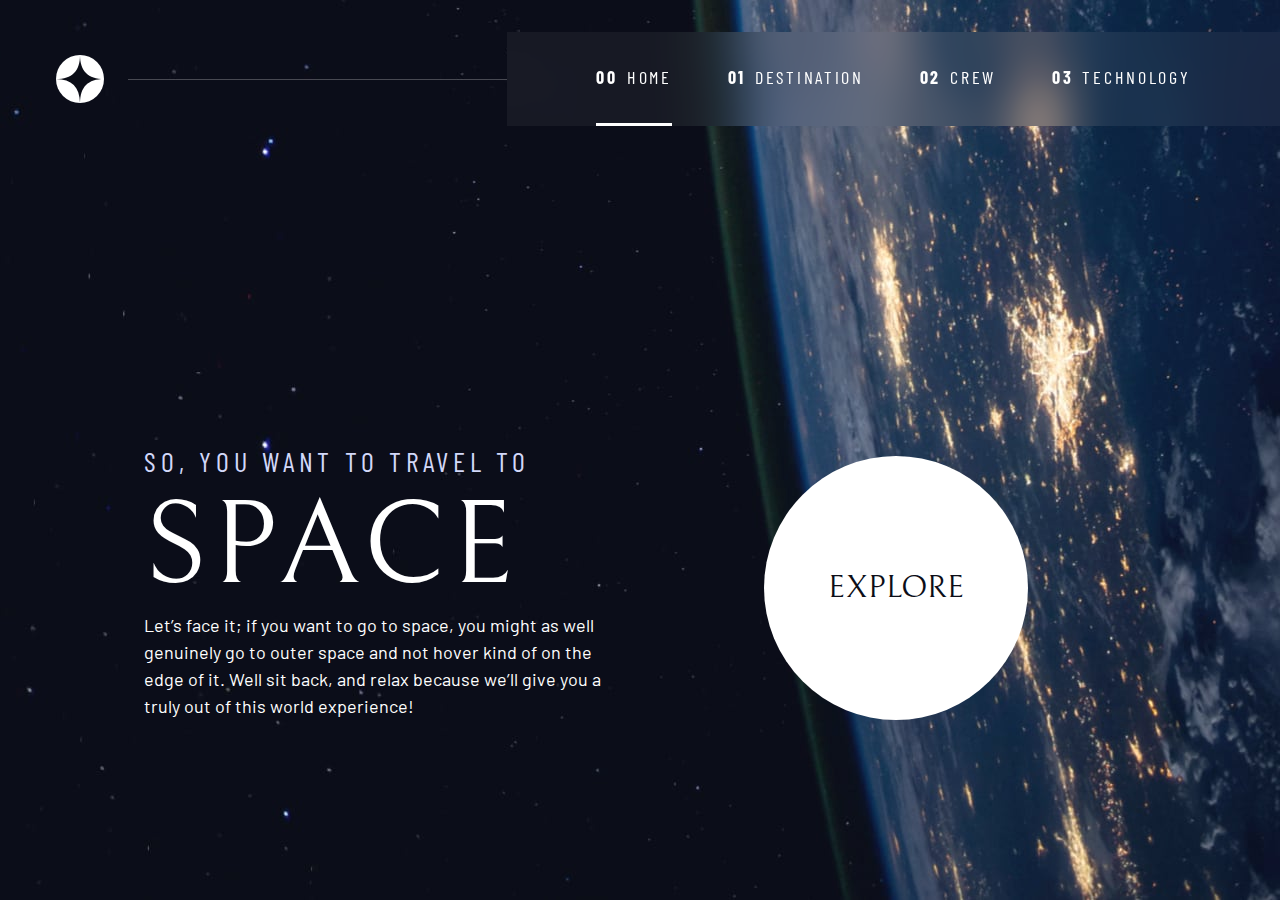
<file: index.html>
<!DOCTYPE html>
<html lang="en">
<head>
  <meta charset="UTF-8">
  <meta name="viewport" content="width=device-width, initial-scale=1.0">

  <link rel="icon" type="image/png" sizes="32x32" href="./assets/favicon-32x32.png">
  <!-- Google fonts -->
  <link rel="preconnect" href="https://fonts.googleapis.com">
  <link rel="preconnect" href="https://fonts.gstatic.com" crossorigin>
  <link href="https://fonts.googleapis.com/css2?family=Barlow+Condensed:wght@400;700&family=Bellefair&family=Barlow:wght@400;700&display=swap"
      rel="stylesheet">
      
  <!-- Our custom CSS -->
  <link rel="stylesheet" href="index.css">
  <title>Frontend Mentor | Space tourism website</title>
  <script src="index.js" defer></script>
</head>
<body class="home">
  
  <header class="primary-header flex">
    <div>
      <img src="./assets/shared/logo.svg" alt="space tourism logo" class="logo">
    </div>
    <button class="mobile-nav-toggle" aria-controls="primary-navigation"><span class="sr-only" aria-expanded="false">Menu</span></button>
    <nav>
        <ul id="primary-navigation" data-visible="false" class="primary-navigation underline-indicators flex">
            <li class="active"><a class="ff-sans-cond uppercase text-white letter-spacing-2" href="index.html"><span>00</span>Home</a>
            <li><a class="ff-sans-cond uppercase text-white letter-spacing-2" href="destination.html"><span>01</span>Destination</a>
            <li><a class="ff-sans-cond uppercase text-white letter-spacing-2" href="crew.html"><span>02</span>Crew</a>
            <li><a class="ff-sans-cond uppercase text-white letter-spacing-2" href="technology.html"><span>03</span>Technology</a>
        </ul>
    </nav>
    <!-- my ::after is here -->
  </header>

  <div class="grid-container grid-container--home">
    <div>
      <h1 class="text-accent fs-500 ff-sans-cond uppercase letter-spacing-1">So, you want to travel to
      <span class="d-block fs-900 ff-serif text-white">Space</span></h1>
      
      <p>Let’s face it; if you want to go to space, you might as well genuinely go to 
      outer space and not hover kind of on the edge of it. Well sit back, and relax 
      because we’ll give you a truly out of this world experience! </p>
    </div>
    <div>
      <a href="#" class="large-button uppercase ff-serif text-dark bg-white">Explore</a>
    </div>
  </div>

</body>
</html>
</file>
<file: index.css>
/* ------------------- */
/* Custom properties   */
/* ------------------- */

:root {
  /* colors */
  --clr-dark: 230 35% 7%;
  --clr-light: 231 77% 90%;
  --clr-white: 0 0% 100%;
  
  /* font-sizes */
  --fs-900: clamp(5rem, 8vw + 1rem, 9.375rem);
  --fs-800: 3.5rem;
  --fs-700: 1.5rem;
  --fs-600: 1rem;
  --fs-500: 1.75rem;
  --fs-400: 0.9375rem;
  --fs-300: 1rem;
  --fs-200: 0.875rem;
  
  /* font-families */
  --ff-serif: "Bellefair", serif;
  --ff-sans-cond: "Barlow Condensed", sans-serif;
  --ff-sans-normal: "Barlow", sans-serif;
}

@media (min-width: 35em) {
  :root {
      --fs-800: 5rem;
      --fs-700: 2.5rem;
      --fs-600: 1.5rem;
      --fs-400: 1rem;
  }
}

@media (min-width: 45em) {
  :root {
      /* font-sizes */
      --fs-800: 6.25rem;
      --fs-700: 3.5rem;
      --fs-600: 2rem;
      --fs-400: 1.125rem;
  }
}


/* ------------------- */
/* Reset               */
/* ------------------- */

/* https://piccalil.li/blog/a-modern-css-reset/ */

/* Box sizing */
*,
*::before,
*::after {
  box-sizing: border-box;
}

/* Reset margins */
body,
h1,
h2,
h3,
h4,
h5,
p,
figure,
picture {
  margin: 0; 
}

h1,
h2,
h3,
h4,
h5,
h6,
p {
  font-weight: 400;
}

/* set up the body */
body {
  font-family: var(--ff-sans-normal);
  font-size: var(--fs-400);
  color: hsl( var(--clr-white) );
  background-color: hsl( var(--clr-dark) );
  line-height: 1.5;
  min-height: 100vh;
  
  display: grid;
  grid-template-rows: min-content 1fr;
  
  overflow-x: hidden;
}

/* make images easier to work with */
img,
picutre {
  max-width: 100%;
  display: block;
}

/* make form elements easier to work with */
input,
button,
textarea,
select {
  font: inherit;
}

/* remove animations for people who've turned them off */
@media (prefers-reduced-motion: reduce) {  
*,
*::before,
*::after {
  animation-duration: 0.01ms !important;
  animation-iteration-count: 1 !important;
  transition-duration: 0.01ms !important;
  scroll-behavior: auto !important;
}
}


/* ------------------- */
/* Utility classes     */
/* ------------------- */

/* general */

.flex {
  display: flex;
  gap: var(--gap, 1rem);
}

.grid {
  display: grid;
  gap: var(--gap, 1rem);
}

.d-block {
  display: block;
}

.flow > *:where(:not(:first-child)) {
  margin-top: var(--flow-space, 1rem);
}

.container {
  padding-inline: 2em;
  margin-inline: auto;
  max-width: 80rem;
}

.grid-container {
  text-align: center;
  display: grid;
  place-items: center;
  padding-inline: 1rem;

}

.grid-container * {
  max-width: 50ch;
}

@media (min-width: 45em) {
  .grid-container {
      text-align: left;
      column-gap: var(--container-gap, 2rem);
      grid-template-columns: minmax(1rem, 1fr) repeat(2, minmax(0, 30rem)) minmax(1rem, 1fr);
  }
  
  .grid-container > *:first-child {
      grid-column: 2;
  }

  .grid-container > *:last-child {
      grid-column: 3;
  }
  
  .grid-container--home {
      padding-bottom: max(6rem, 20vh);
      align-items: end;
  }
}


.sr-only {
position: absolute; 
width: 1px;
height: 1px;
padding: 0;
margin: -1px; 
overflow: hidden;
clip: rect(0, 0, 0, 0);
white-space: nowrap; /* added line */
border: 0;
}

/* colors */

.bg-dark { background-color: hsl( var(--clr-dark) );}
.bg-accent { background-color: hsl( var(--clr-light) );}
.bg-white { background-color: hsl( var(--clr-white) );}

.text-dark { color: hsl( var(--clr-dark) );}
.text-accent { color: hsl( var(--clr-light) );}
.text-white { color: hsl( var(--clr-white) );}

/* typography */

.ff-serif { font-family: var(--ff-serif); } 
.ff-sans-cond { font-family: var(--ff-sans-cond); } 
.ff-sans-normal { font-family: var(--ff-sans-normal); } 

.letter-spacing-1 { letter-spacing: 4.75px; } 
.letter-spacing-2 { letter-spacing: 2.7px; } 
.letter-spacing-3 { letter-spacing: 2.35px; } 

.uppercase { text-transform: uppercase; }

.fs-900 { font-size: var(--fs-900); }
.fs-800 { font-size: var(--fs-800); }
.fs-700 { font-size: var(--fs-700); }
.fs-600 { font-size: var(--fs-600); }
.fs-500 { font-size: var(--fs-500); }
.fs-400 { font-size: var(--fs-400); }
.fs-300 { font-size: var(--fs-300); }
.fs-200 { font-size: var(--fs-200); }

.fs-900,
.fs-800,
.fs-700,
.fs-600 {
  line-height: 1.1;
}

.numbered-title {
  font-family: var(--ff-sans-cond);
  font-size: var(--fs-500);
  text-transform: uppercase;
  letter-spacing: 4.72px; 
}

.numbered-title span {
  margin-right: .5em;
  font-weight: 700;
  color: hsl( var(--clr-white) / .25);
}


/* ------------------- */
/* Compontents         */
/* ------------------- */

.large-button {
  font-size: 2rem;
  position: relative;
  z-index: 1;
  display: inline-grid;
  place-items: center;
  padding: 0 2em;
  border-radius: 50%;
  aspect-ratio: 1;
  text-decoration: none;
}

.large-button::after {
  content: '';
  position: absolute;
  z-index: -1;
  width: 100%;
  height: 100%;
  background: hsl( var(--clr-white) / .1);
  border-radius: 50%;
  opacity: 0;
  transition: opacity 500ms linear, transform 750ms ease-in-out;
}

.large-button:hover::after,
.large-button:focus::after {
  opacity: 1;
  transform: scale(1.5);
}

/* primary-header */

.logo {
  margin: 1.5rem clamp(1.5rem, 5vw, 3.5rem);
}

.primary-header {
  justify-content: space-between;
  align-items: center;
}

.primary-navigation {
  --gap: clamp(1.5rem, 5vw, 3.5rem);
  --underline-gap: 2rem;
  list-style: none;
  padding: 0;
  margin: 0;
  background: hsl( var(--clr-white) / 0.05);
  backdrop-filter: blur(1.5rem);
}

.primary-navigation a {
  text-decoration: none;
}

.primary-navigation a > span {
  font-weight: 700;
  margin-right: .5em;
}

.mobile-nav-toggle {
  display: none;
}

@media (max-width: 35rem) {
  .primary-navigation {
      --underline-gap: .5rem;
      position: fixed;
      z-index: 1000;
      inset: 0 0 0 30%;
      list-style: none;
      padding: min(20rem, 15vh) 2rem;
      margin: 0;
      flex-direction: column;
      transform: translateX(100%);
      transition: transform 500ms ease-in-out;
  }
  
  .primary-navigation[data-visible="true"] {
      transform: translateX(0);
  }
  
  .primary-navigation.underline-indicators > .active {
     border: 0;
  }
  
  .mobile-nav-toggle {
      display: block;
      position: absolute;
      z-index: 2000;
      right: 1rem;
      top: 2rem;
      background: transparent;
      background-image: url(./assets/shared/icon-hamburger.svg);
      background-repeat: no-repeat;
      background-position: center;
      width: 1.5rem;
      aspect-ratio: 1;
      border: 0;
  }
  
  .mobile-nav-toggle[aria-expanded="true"] {
      background-image: url(./assets/shared/icon-close.svg);
  }
  
  .mobile-nav-toggle:focus-visible {
      outline: 5px solid white;
      outline-offset: 5px;
  }
  
}

@media (min-width: 35em) {
  .primary-navigation {
      padding-inline: clamp(3rem, 7vw, 7rem);
  }
}

@media (min-width: 35em) and (max-width: 44.999em) {
  .primary-navigation a > span {
      display: none;
  }
}

@media (min-width: 45em) {
  
   .primary-header::after {
       content: '';
       display: block;
       position: relative;
       height: 1px;
       width: 100%;
       margin-right: -2.5rem;
       background: hsl( var(--clr-white) / .25);
       order: 1;
   }
   
  nav {
      order: 2;
  }
  
  .primary-navigation {
      margin-block: 2rem;
  }
  
 
}


.underline-indicators > * {
  cursor: pointer;
  padding: var(--underline-gap, 1rem) 0;
  border: 0;
  border-bottom: .2rem solid hsl( var(--clr-white) / 0 );
}

.underline-indicators > *:hover,
.underline-indicators > *:focus {
  border-color: hsl( var(--clr-white) / .5);
}

.underline-indicators > .active,
.underline-indicators > [aria-selected="true"] {
  color: hsl( var(--clr-white) / 1);
  border-color: hsl( var(--clr-white) / 1); 
}

.tab-list {
  --gap: 2rem;
}

.dot-indicators > * {
  cursor: pointer;
  border: 0;
  border-radius: 50%;
  padding: .5em;
  background-color: hsl( var(--clr-white) / .25);
}

.dot-indicators > *:hover,
.dot-indicators > *:focus { 
  background-color: hsl( var(--clr-white) / .5);
}

.dot-indicators > [aria-selected="true"] {
  background-color: hsl( var(--clr-white) / 1); 
}


/* ----------------------------- */
/* Page specific background      */
/* ----------------------------- */
body {
  background-size: cover;
  background-position: bottom center;
}
/* home */
.home {
  background-image: url(./assets/home/background-home-mobile.jpg);
}

@media (min-width: 35rem) {
  .home {
      background-position: center center;
      background-image: url(./assets/home/background-home-tablet.jpg);
  }
}

@media (min-width: 45rem) {
  .home {
      background-image: url(./assets/home/background-home-desktop.jpg);
  }
}
</file>
